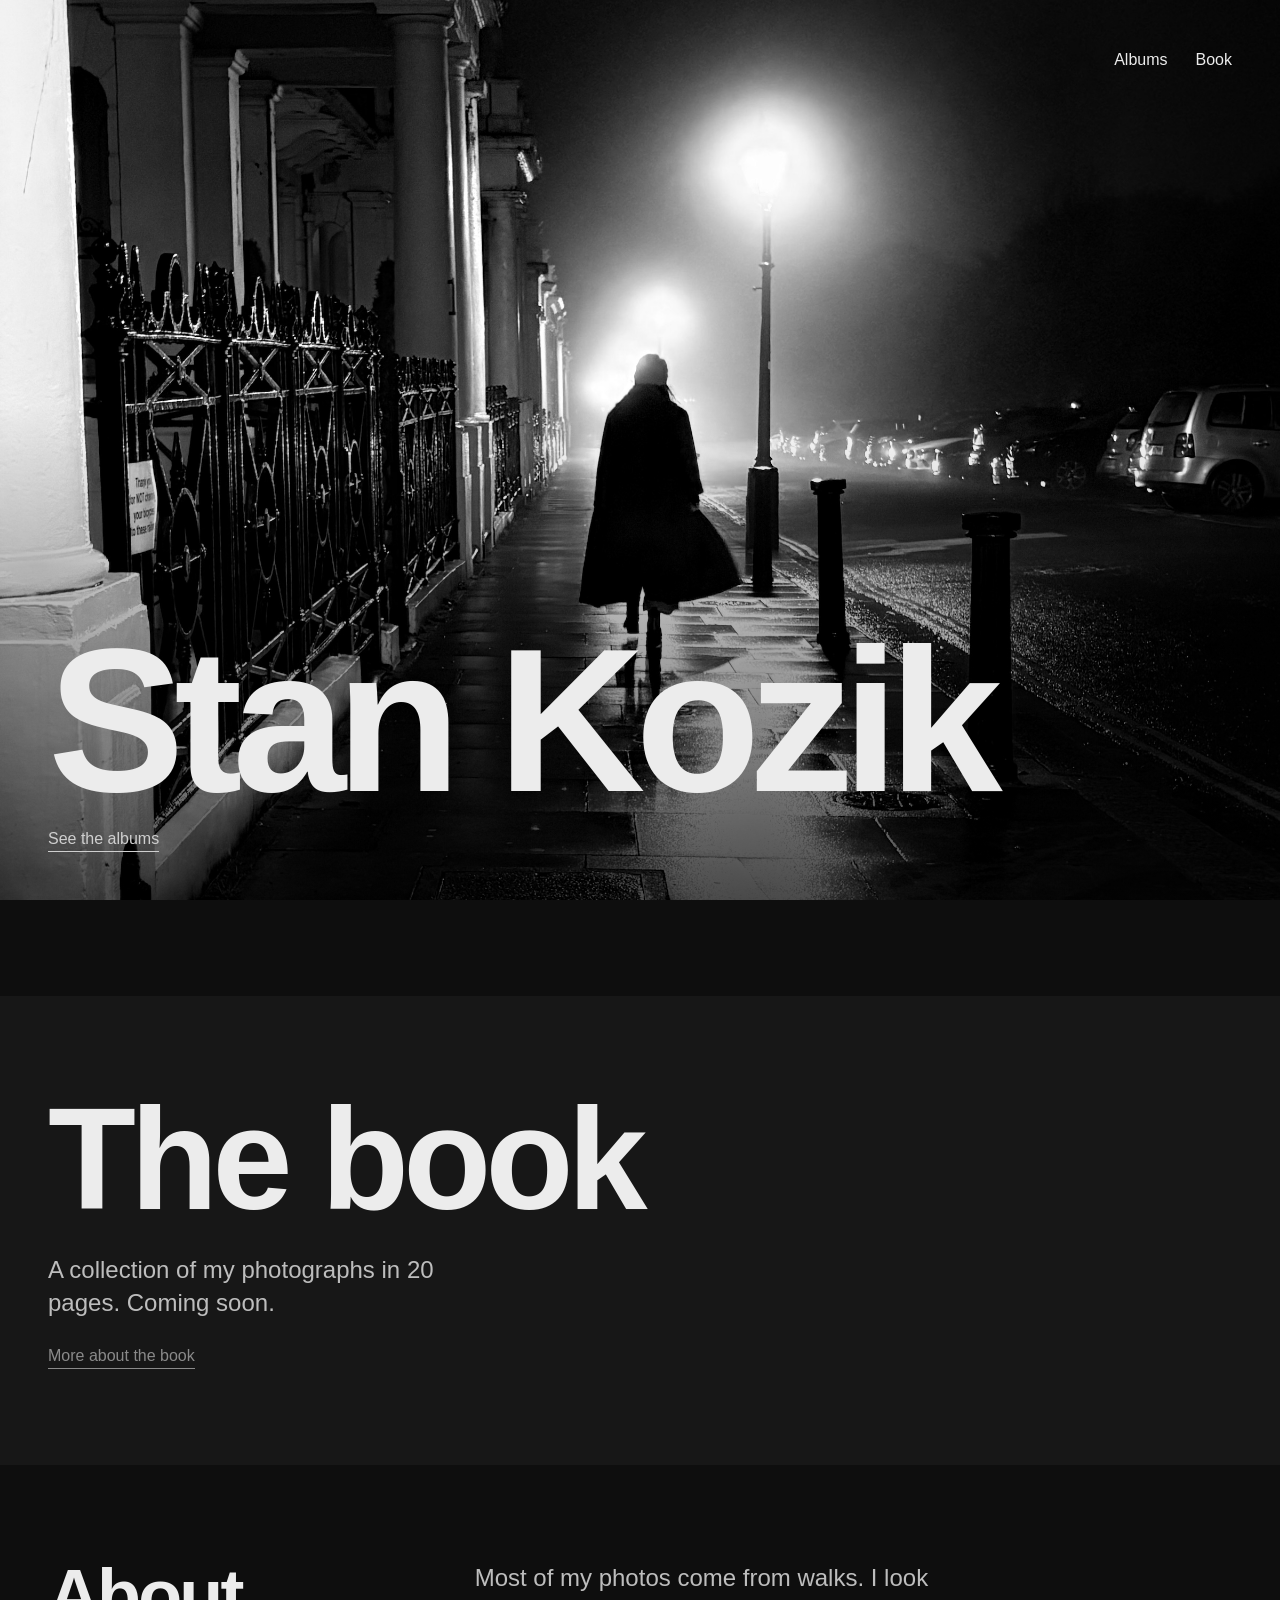
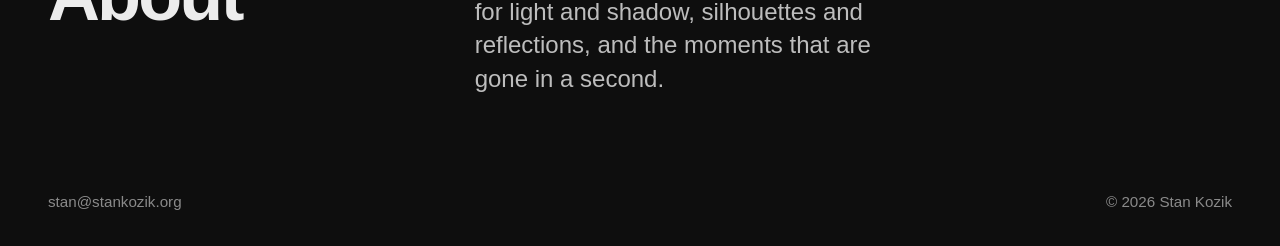
<file: index.html>
<!DOCTYPE html><html lang="en"><head><meta charset="utf-8"><meta name="viewport" content="width=device-width, initial-scale=1"><title>Stan Kozik – Photographs</title><link rel="stylesheet" href="style.css"></head><body>
<nav class="nav"><span></span><span class="links"><a href="albums.html">Albums</a><a href="book.html">Book</a></span></nav>
<header class="hero" role="img" aria-label="A figure walking toward a streetlamp in fog">
<h1>Stan Kozik</h1><a class="go" href="albums.html">See the albums</a></header>

<main>
<section class="sec">
<h2>Highlights</h2>
<div id="gallery" class="gallery" data-album="highlights" data-preview data-hide></div>
</section>

<section class="sec">
<h2>Albums</h2>
<div id="albums" class="albums" data-hide></div>
<a class="more" href="albums.html">See all albums</a>
</section>

<section class="band">
<h2>The book</h2>
<p class="lede">A collection of my photographs in 20 pages. Coming soon.</p>
<a class="more" href="book.html">More about the book</a>
</section>

<section class="sec about">
<h2>About</h2>
<p class="lede">Most of my photos come from walks. I look for light and shadow, silhouettes and reflections, and the moments that are gone in a second.</p>
</section>
</main>
<script src="site.js"></script></body></html>
</file>
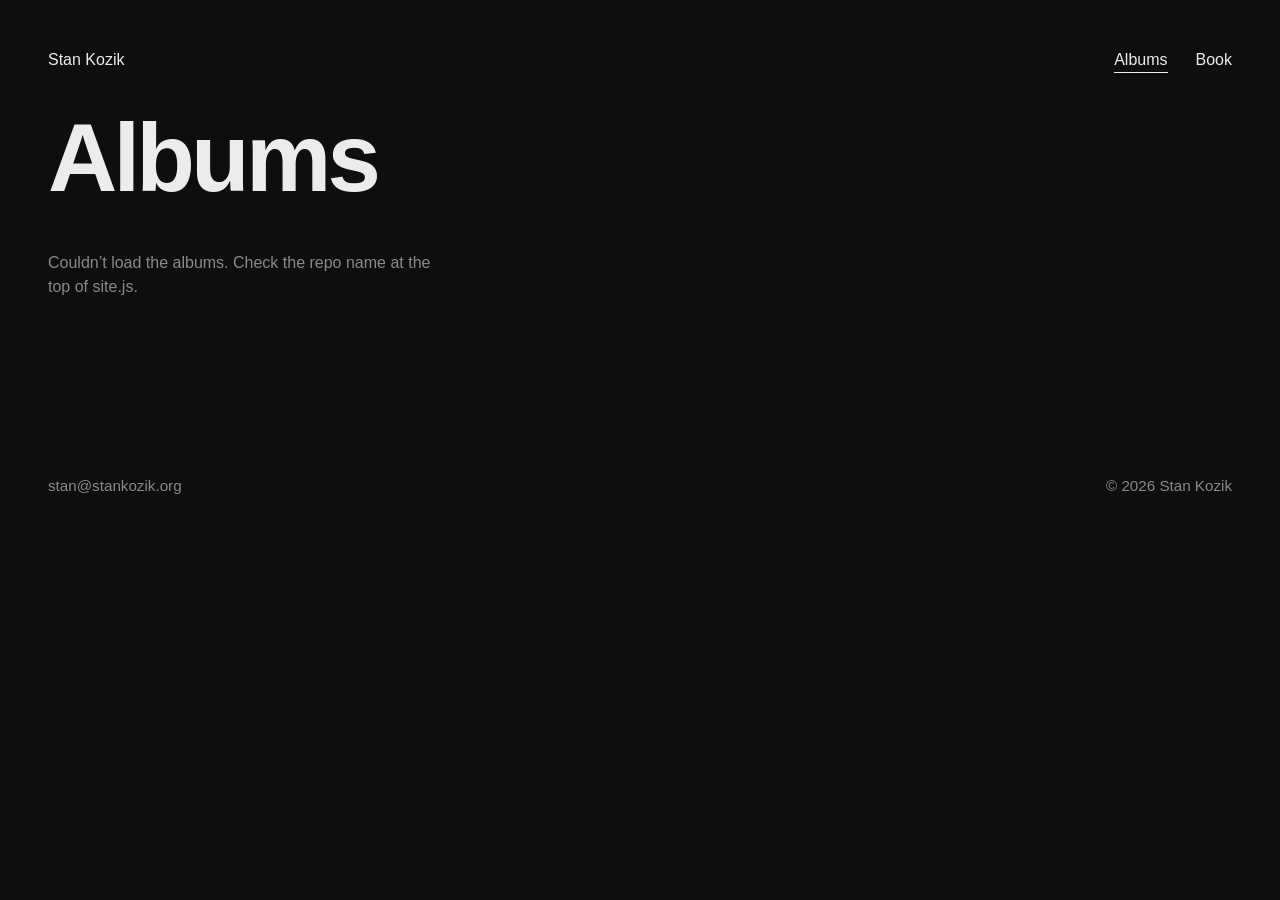
<file: albums.html>
<!DOCTYPE html><html lang="en"><head><meta charset="utf-8"><meta name="viewport" content="width=device-width, initial-scale=1"><title>Albums – Stan Kozik</title><link rel="stylesheet" href="style.css"></head><body>
<nav class="nav"><a href="/">Stan Kozik</a><span class="links"><a href="albums.html" class="here">Albums</a><a href="book.html">Book</a></span></nav>
<main class="page"><h1 class="title">Albums</h1><div id="albums" class="albums"></div></main>
<script src="site.js"></script></body></html>
</file>
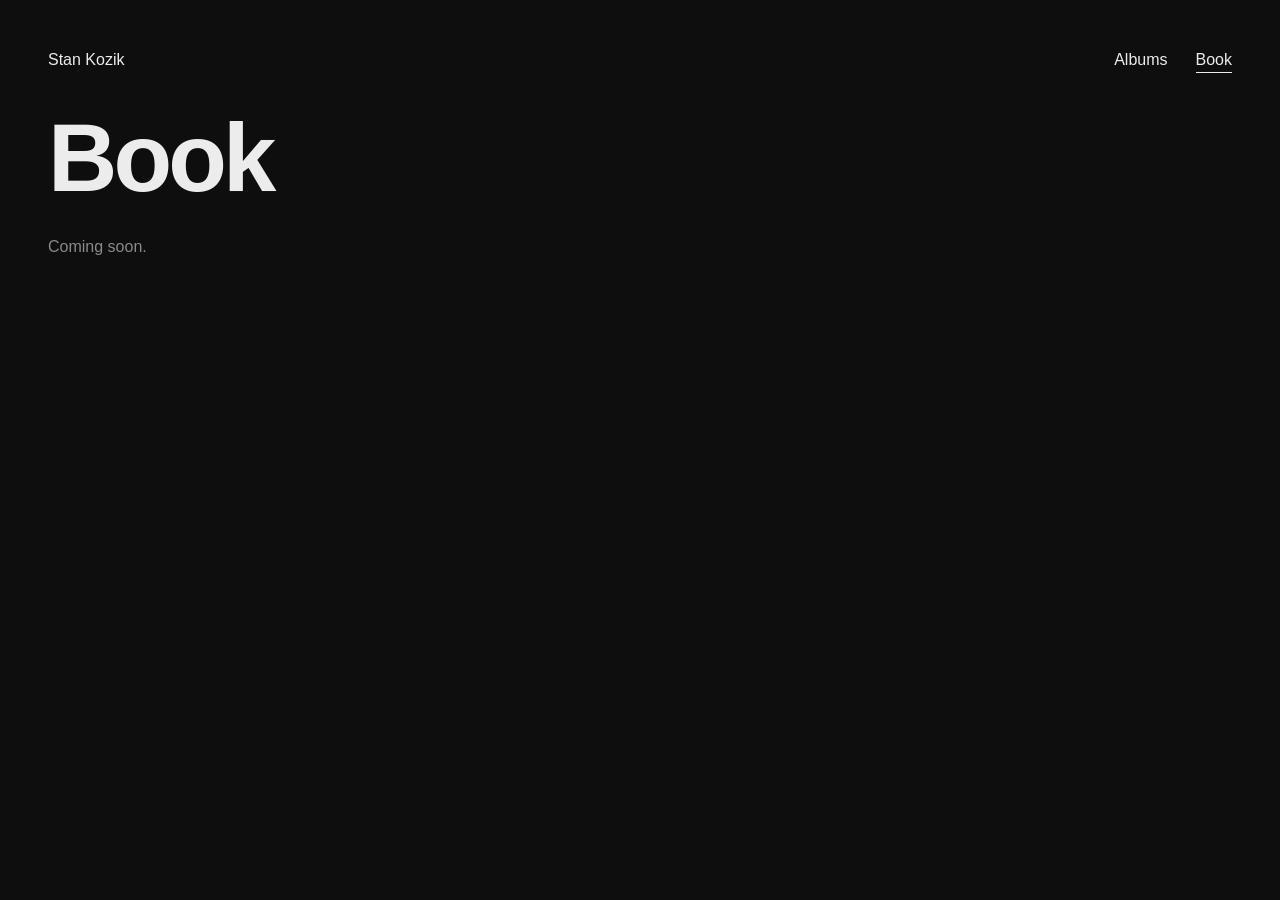
<file: book.html>
<!DOCTYPE html><html lang="en"><head><meta charset="utf-8"><meta name="viewport" content="width=device-width, initial-scale=1"><title>Book – Stan Kozik</title><link rel="stylesheet" href="style.css"></head><body>
<nav class="nav"><a href="/">Stan Kozik</a><span class="links"><a href="albums.html">Albums</a><a href="book.html" class="here">Book</a></span></nav>
<main class="page"><h1 class="title">Book</h1><p class="msg">Coming soon.</p></main>
</body></html>
</file>
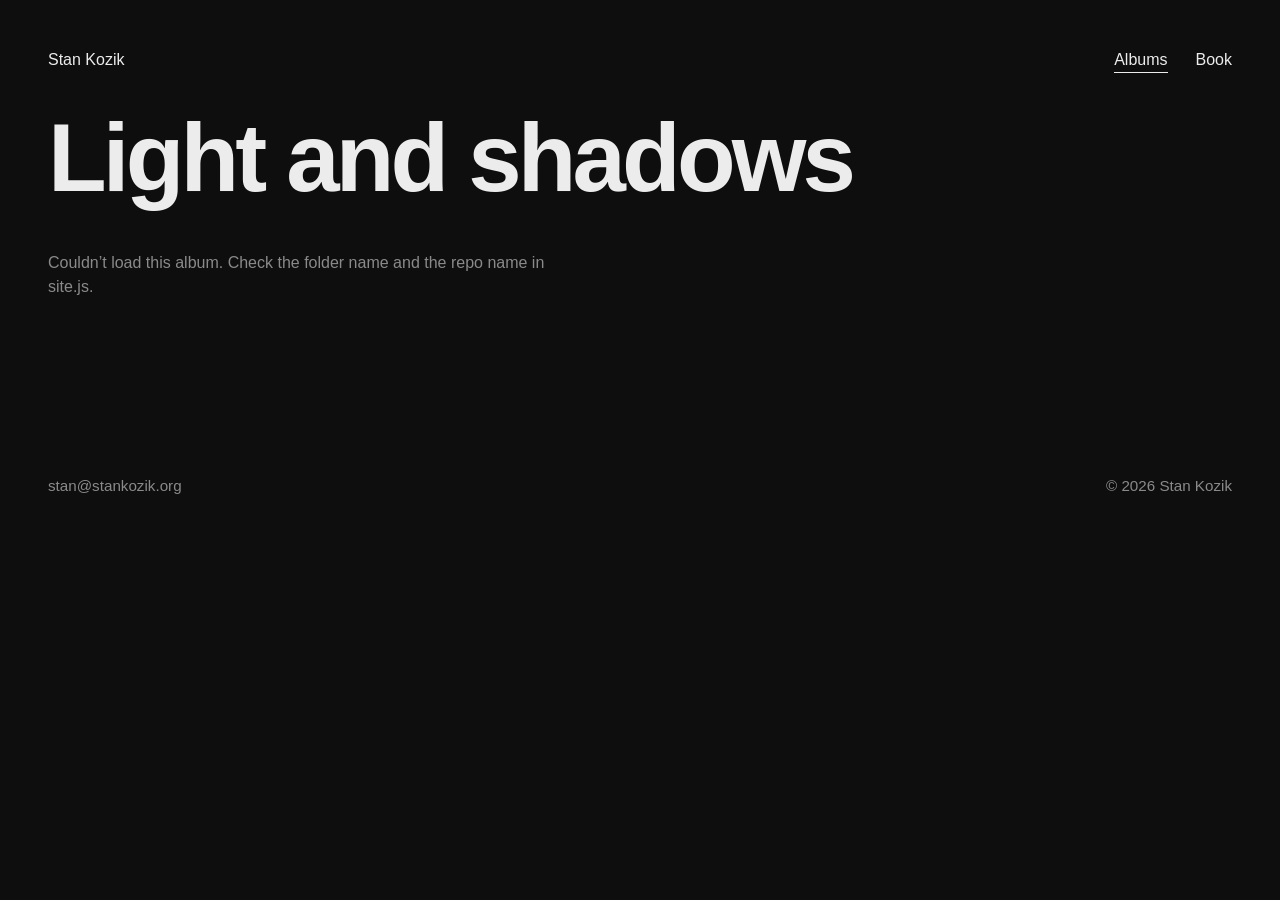
<file: light-and-shadows.html>
<!DOCTYPE html><html lang="en"><head><meta charset="utf-8"><meta name="viewport" content="width=device-width, initial-scale=1"><title>Light and shadows – Stan Kozik</title><link rel="stylesheet" href="style.css"></head><body>
<nav class="nav"><a href="/">Stan Kozik</a><span class="links"><a href="albums.html" class="here">Albums</a><a href="book.html">Book</a></span></nav>
<main class="page"><h1 class="title">Light and shadows</h1><div id="gallery" class="gallery" data-album="light-and-shadows"></div></main>
<script src="site.js"></script></body></html>
</file>
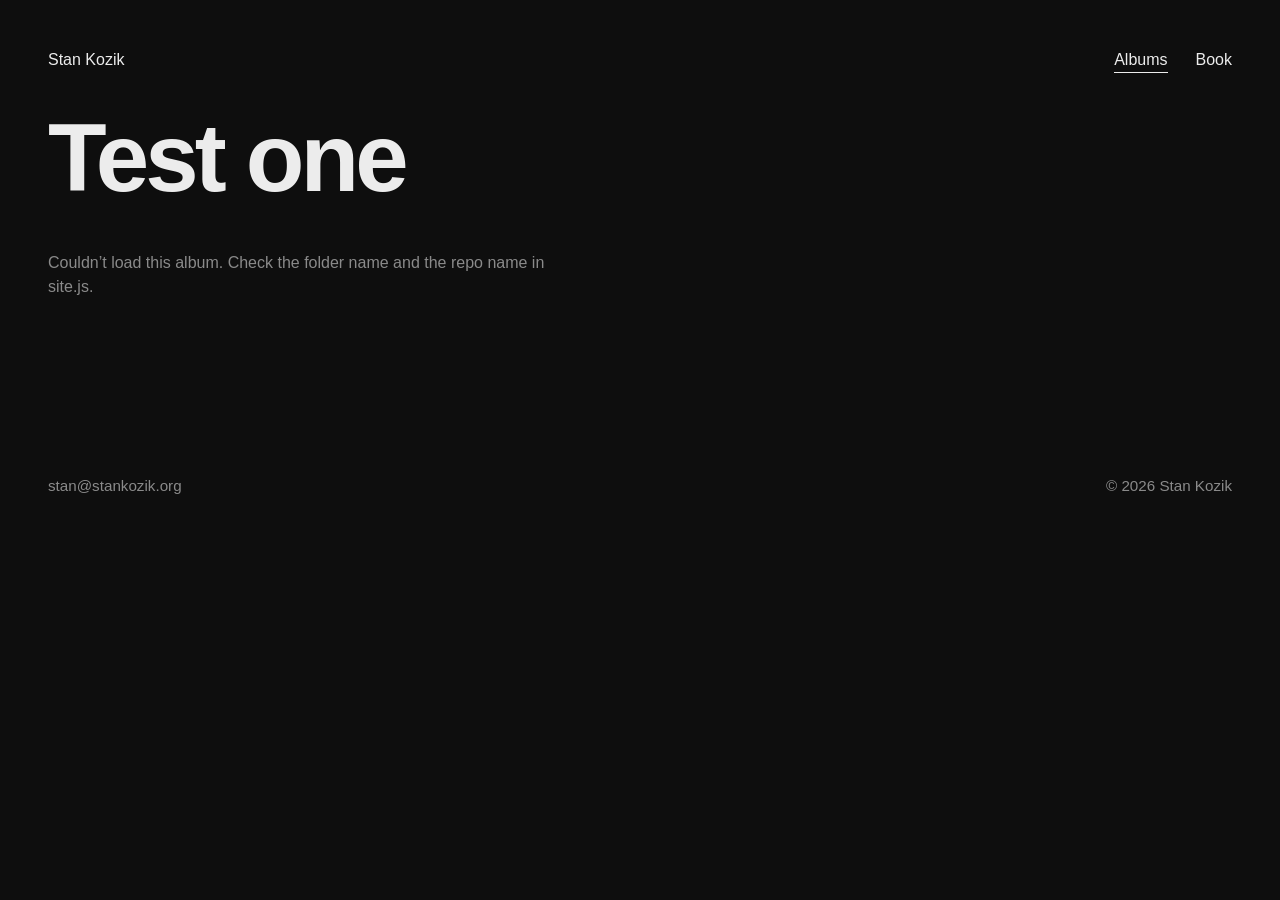
<file: test-one.html>
<!DOCTYPE html><html lang="en"><head><meta charset="utf-8"><meta name="viewport" content="width=device-width, initial-scale=1"><title>Test one – Stan Kozik</title><link rel="stylesheet" href="style.css"></head><body>
<nav class="nav"><a href="/">Stan Kozik</a><span class="links"><a href="albums.html" class="here">Albums</a><a href="book.html">Book</a></span></nav>
<main class="page"><h1 class="title">Test one</h1><div id="gallery" class="gallery" data-album="test-one"></div></main>
<script src="site.js"></script></body></html>
</file>
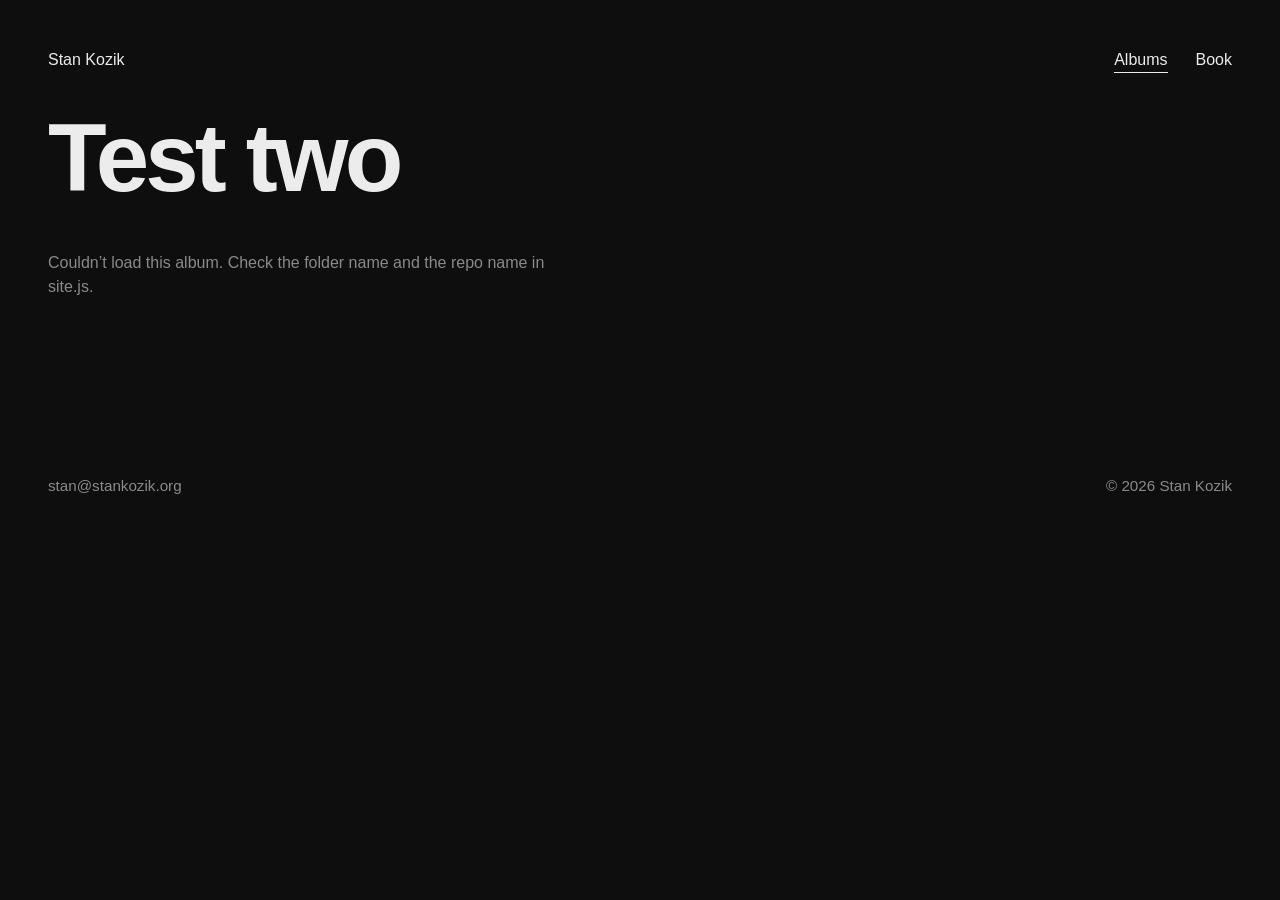
<file: test-two.html>
<!DOCTYPE html><html lang="en"><head><meta charset="utf-8"><meta name="viewport" content="width=device-width, initial-scale=1"><title>Test two – Stan Kozik</title><link rel="stylesheet" href="style.css"></head><body>
<nav class="nav"><a href="/">Stan Kozik</a><span class="links"><a href="albums.html" class="here">Albums</a><a href="book.html">Book</a></span></nav>
<main class="page"><h1 class="title">Test two</h1><div id="gallery" class="gallery" data-album="test-two"></div></main>
<script src="site.js"></script></body></html>
</file>
<file: style.css>
:root{--bg:#0e0e0e;--ink:#ececec;--mute:#8a8a8a;--pad:clamp(1rem,4vw,3rem)}
*{box-sizing:border-box}
html{color-scheme:dark}
body{margin:0;background:var(--bg);color:var(--ink);font:16px/1.5 "Helvetica Neue",Helvetica,Arial,sans-serif}
a{color:inherit;text-decoration:none}
a:focus-visible,button:focus-visible{outline:2px solid var(--ink);outline-offset:3px}
.nav{position:absolute;top:0;left:0;right:0;display:flex;justify-content:space-between;padding:var(--pad);z-index:5}
.nav .links{display:flex;gap:1.75rem}
.nav a:hover{opacity:.6}
.nav .here{border-bottom:1px solid currentColor}
.hero{position:relative;height:100vh;height:100svh;min-height:420px;display:flex;flex-direction:column;justify-content:flex-end;padding:var(--pad);background:#000 url(images/hero.jpg) 50% 45%/cover no-repeat}
.hero::before{content:"";position:absolute;inset:0;background:linear-gradient(to top,rgba(0,0,0,.7),transparent 55%)}
.hero h1{position:relative;margin:0;font-weight:700;font-size:clamp(3.5rem,16vw,13rem);line-height:.85;letter-spacing:-.05em}
.hero a.go{position:relative;margin-top:1.25rem;color:#cfcfcf;border-bottom:1px solid currentColor;align-self:flex-start}
.page{padding:clamp(5rem,12vw,7rem) var(--pad) 4rem}
.title{margin:0 0 2rem;font-weight:700;font-size:clamp(2.5rem,9vw,6rem);line-height:.95;letter-spacing:-.04em}
.msg{color:var(--mute);max-width:60ch}
.albums{display:grid;grid-template-columns:repeat(auto-fill,minmax(min(100%,300px),1fr));gap:10px}
.tile{position:relative;display:block;aspect-ratio:4/5;overflow:hidden;background:#1a1a1a}
.tile img{width:100%;height:100%;object-fit:cover;display:block;transition:transform .5s}
.tile:hover img{transform:scale(1.03)}
.tile::after{content:"";position:absolute;inset:0;background:linear-gradient(to top,rgba(0,0,0,.6),transparent 50%)}
.tile span{position:absolute;left:1rem;bottom:.9rem;z-index:1;font-size:1.75rem;font-weight:700;letter-spacing:-.03em;line-height:1.1}
.gallery{--h:300px;display:flex;flex-wrap:wrap;gap:10px}
.gallery::after{content:"";flex-grow:1000000}
.gallery button{--r:1.5;flex:calc(var(--r) * 100) 1 calc(var(--r) * var(--h));margin:0;padding:0;border:0;background:none;cursor:zoom-in}
.gallery img{display:block;width:100%;height:auto;background:#1a1a1a}
@media (max-width:600px){.gallery{--h:180px;gap:6px}}
#box{position:fixed;inset:0;background:rgba(8,8,8,.96);display:none;align-items:center;justify-content:center;padding:3rem 1rem 4rem;z-index:10}
#box.open{display:flex}
#box img{max-width:100%;max-height:100%;object-fit:contain;min-height:0}
#cap{position:absolute;bottom:1.25rem;left:0;right:0;text-align:center;font-size:.95rem;color:var(--mute)}
#box .arrow{position:absolute;top:50%;transform:translateY(-50%);border:0;background:none;color:inherit;font-size:2.5rem;padding:1rem;cursor:pointer}
#prev{left:0}#next{right:0}
#close{position:absolute;top:.5rem;right:.75rem;border:0;background:none;color:inherit;font-size:2rem;padding:.5rem 1rem;cursor:pointer}
@media (prefers-reduced-motion:reduce){.tile img{transition:none}}
.sec{padding:clamp(3rem,9vw,6rem) var(--pad) 0}
.sec h2,.band h2{margin:0 0 1.5rem;font-weight:700;font-size:clamp(2rem,7vw,4.5rem);line-height:.95;letter-spacing:-.04em}
.more{display:inline-block;margin-top:1.5rem;color:var(--mute);border-bottom:1px solid currentColor}
.more:hover{color:var(--ink)}
.band{margin-top:clamp(3rem,9vw,6rem);padding:clamp(3rem,9vw,6rem) var(--pad);background:#171717}
.band h2{font-size:clamp(3rem,12vw,9rem)}
.lede{margin:0;max-width:34ch;font-size:clamp(1.1rem,2.2vw,1.5rem);line-height:1.4;color:#bdbdbd}
.about{display:grid;gap:1rem 3rem;grid-template-columns:1fr}
.about h2{margin:0}
@media (min-width:800px){.about{grid-template-columns:1fr 2fr}}
.foot{display:flex;flex-wrap:wrap;gap:1rem 2rem;justify-content:space-between;padding:clamp(3rem,9vw,6rem) var(--pad) 2rem;color:var(--mute);font-size:.95rem}
.foot a:hover{color:var(--ink)}
.gallery.flush::after{display:none}
.gallery.stack button{flex:1 1 100%}
button.more{padding:0;border:0;border-bottom:1px solid currentColor;background:none;font:inherit;cursor:pointer}
.more[hidden]{display:none}
</file>
